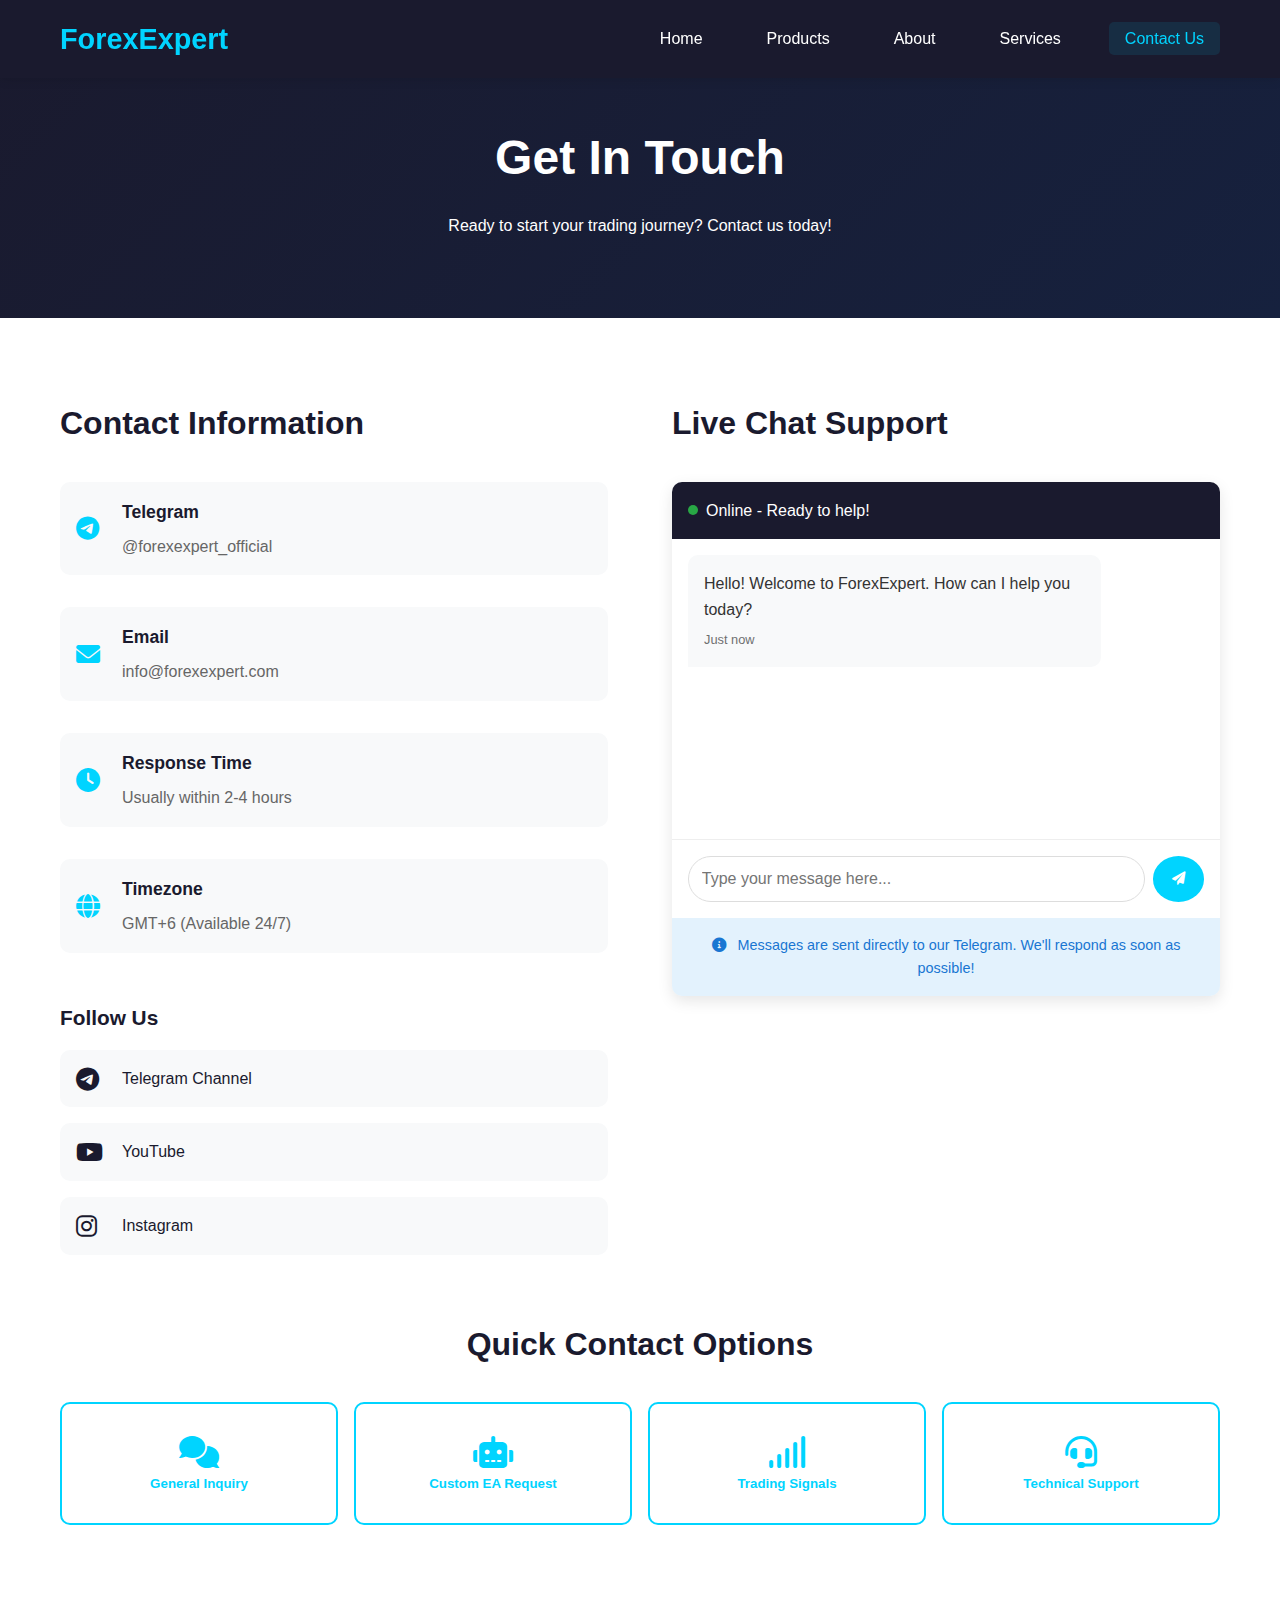
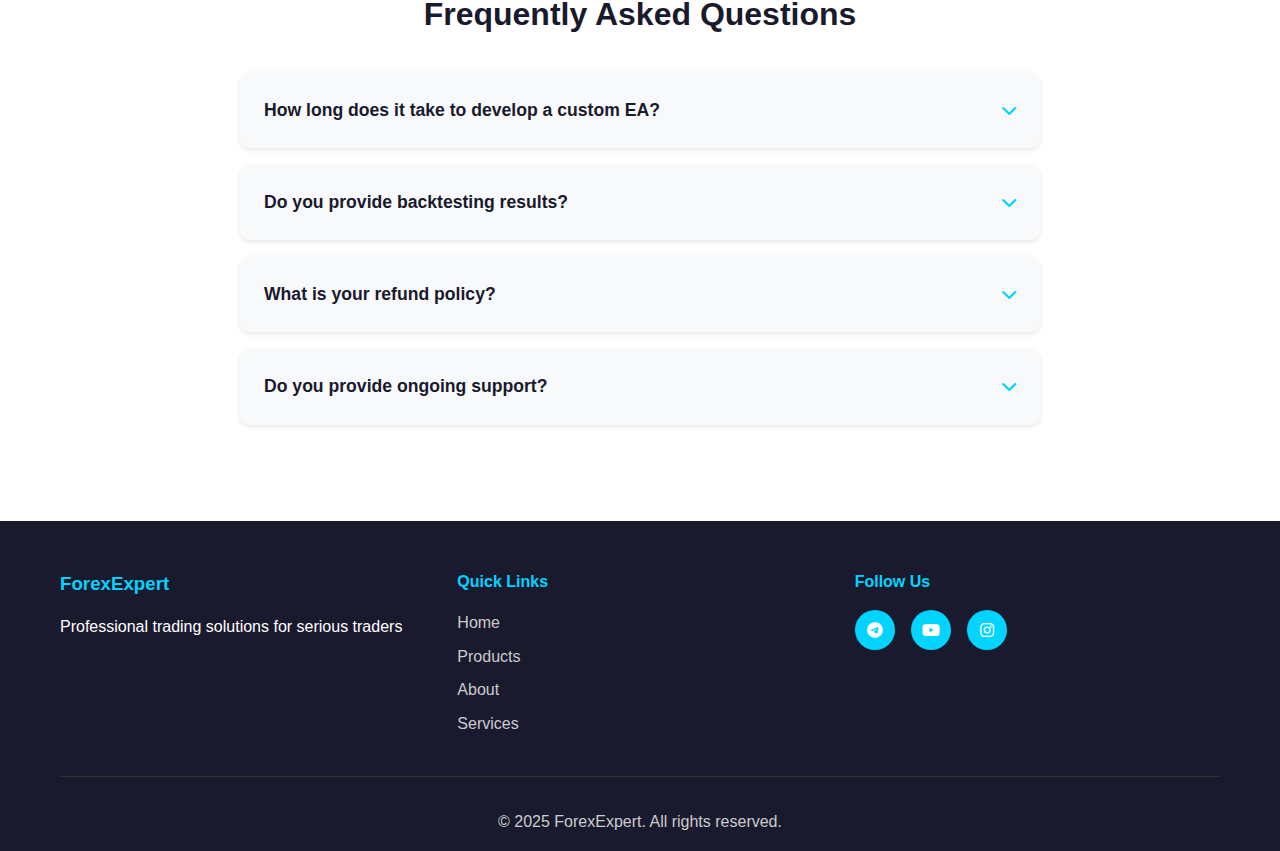
<file: contact.html>
<!DOCTYPE html>
<html lang="en">
<head>
    <meta charset="UTF-8">
    <meta name="viewport" content="width=device-width, initial-scale=1.0">
    <title>Forex Expert - Contact Us</title>
    <link rel="stylesheet" href="styles.css">
    <link href="https://cdnjs.cloudflare.com/ajax/libs/font-awesome/6.0.0/css/all.min.css" rel="stylesheet">
</head>
<body>
    <nav class="navbar">
        <div class="nav-container">
            <div class="nav-logo">
                <h2>ForexExpert</h2>
            </div>
            <ul class="nav-menu">
                <li class="nav-item">
                    <a href="index.html" class="nav-link">Home</a>
                </li>
                <li class="nav-item">
                    <a href="products.html" class="nav-link">Products</a>
                </li>
                <li class="nav-item">
                    <a href="about.html" class="nav-link">About</a>
                </li>
                <li class="nav-item">
                    <a href="services.html" class="nav-link">Services</a>
                </li>
                <li class="nav-item">
                    <a href="contact.html" class="nav-link active">Contact Us</a>
                </li>
            </ul>
            <div class="hamburger">
                <span class="bar"></span>
                <span class="bar"></span>
                <span class="bar"></span>
            </div>
        </div>
    </nav>

    <main>
        <section class="contact-hero">
            <div class="container">
                <h1>Get In Touch</h1>
                <p>Ready to start your trading journey? Contact us today!</p>
            </div>
        </section>

        <section class="contact-content">
            <div class="container">
                <div class="contact-grid">
                    <div class="contact-info">
                        <h2>Contact Information</h2>
                        <div class="contact-item">
                            <i class="fab fa-telegram"></i>
                            <div>
                                <h3>Telegram</h3>
                                <p>@forexexpert_official</p>
                            </div>
                        </div>
                        <div class="contact-item">
                            <i class="fas fa-envelope"></i>
                            <div>
                                <h3>Email</h3>
                                <p>info@forexexpert.com</p>
                            </div>
                        </div>
                        <div class="contact-item">
                            <i class="fas fa-clock"></i>
                            <div>
                                <h3>Response Time</h3>
                                <p>Usually within 2-4 hours</p>
                            </div>
                        </div>
                        <div class="contact-item">
                            <i class="fas fa-globe"></i>
                            <div>
                                <h3>Timezone</h3>
                                <p>GMT+6 (Available 24/7)</p>
                            </div>
                        </div>

                        <div class="social-contact">
                            <h3>Follow Us</h3>
                            <div class="social-links-large">
                                <a href="#" class="social-link">
                                    <i class="fab fa-telegram"></i>
                                    <span>Telegram Channel</span>
                                </a>
                                <a href="#" class="social-link">
                                    <i class="fab fa-youtube"></i>
                                    <span>YouTube</span>
                                </a>
                                <a href="#" class="social-link">
                                    <i class="fab fa-instagram"></i>
                                    <span>Instagram</span>
                                </a>
                            </div>
                        </div>
                    </div>

                    <div class="chat-section">
                        <h2>Live Chat Support</h2>
                        <div class="chat-container">
                            <div class="chat-header">
                                <div class="chat-status">
                                    <div class="status-indicator online"></div>
                                    <span>Online - Ready to help!</span>
                                </div>
                            </div>
                            <div class="chat-messages" id="chatMessages">
                                <div class="message bot-message">
                                    <div class="message-content">
                                        <p>Hello! Welcome to ForexExpert. How can I help you today?</p>
                                        <span class="message-time">Just now</span>
                                    </div>
                                </div>
                            </div>
                            <div class="chat-input-container">
                                <input type="text" id="chatInput" placeholder="Type your message here..." maxlength="500">
                                <button id="sendButton" onclick="sendMessage()">
                                    <i class="fas fa-paper-plane"></i>
                                </button>
                            </div>
                            <div class="chat-info">
                                <p><i class="fas fa-info-circle"></i> Messages are sent directly to our Telegram. We'll respond as soon as possible!</p>
                            </div>
                        </div>
                    </div>
                </div>

                <div class="quick-contact">
                    <h2>Quick Contact Options</h2>
                    <div class="quick-options">
                        <button class="quick-btn" onclick="quickContact('general')">
                            <i class="fas fa-comments"></i>
                            <span>General Inquiry</span>
                        </button>
                        <button class="quick-btn" onclick="quickContact('custom-ea')">
                            <i class="fas fa-robot"></i>
                            <span>Custom EA Request</span>
                        </button>
                        <button class="quick-btn" onclick="quickContact('signals')">
                            <i class="fas fa-signal"></i>
                            <span>Trading Signals</span>
                        </button>
                        <button class="quick-btn" onclick="quickContact('support')">
                            <i class="fas fa-headset"></i>
                            <span>Technical Support</span>
                        </button>
                    </div>
                </div>

                <div class="faq-section">
                    <h2>Frequently Asked Questions</h2>
                    <div class="faq-container">
                        <div class="faq-item">
                            <div class="faq-question" onclick="toggleFaq(this)">
                                <h3>How long does it take to develop a custom EA?</h3>
                                <i class="fas fa-chevron-down"></i>
                            </div>
                            <div class="faq-answer">
                                <p>Custom EA development typically takes 5-10 business days depending on complexity. Simple strategies can be completed in 3-5 days, while complex multi-strategy EAs may take up to 2 weeks.</p>
                            </div>
                        </div>
                        <div class="faq-item">
                            <div class="faq-question" onclick="toggleFaq(this)">
                                <h3>Do you provide backtesting results?</h3>
                                <i class="fas fa-chevron-down"></i>
                            </div>
                            <div class="faq-answer">
                                <p>Yes, all our EAs come with comprehensive backtesting results covering multiple timeframes and market conditions. We also provide optimization reports and forward testing data when available.</p>
                            </div>
                        </div>
                        <div class="faq-item">
                            <div class="faq-question" onclick="toggleFaq(this)">
                                <h3>What is your refund policy?</h3>
                                <i class="fas fa-chevron-down"></i>
                            </div>
                            <div class="faq-answer">
                                <p>We offer a 30-day money-back guarantee on all our products. If you're not satisfied with the performance, contact us within 30 days for a full refund.</p>
                            </div>
                        </div>
                        <div class="faq-item">
                            <div class="faq-question" onclick="toggleFaq(this)">
                                <h3>Do you provide ongoing support?</h3>
                                <i class="fas fa-chevron-down"></i>
                            </div>
                            <div class="faq-answer">
                                <p>Yes, we provide 30 days of free support with every purchase. Extended support packages are also available for long-term assistance.</p>
                            </div>
                        </div>
                    </div>
                </div>
            </div>
        </section>
    </main>

    <footer class="footer">
        <div class="container">
            <div class="footer-content">
                <div class="footer-section">
                    <h3>ForexExpert</h3>
                    <p>Professional trading solutions for serious traders</p>
                </div>
                <div class="footer-section">
                    <h4>Quick Links</h4>
                    <ul>
                        <li><a href="index.html">Home</a></li>
                        <li><a href="products.html">Products</a></li>
                        <li><a href="about.html">About</a></li>
                        <li><a href="services.html">Services</a></li>
                    </ul>
                </div>
                <div class="footer-section">
                    <h4>Follow Us</h4>
                    <div class="social-links">
                        <a href="#"><i class="fab fa-telegram"></i></a>
                        <a href="#"><i class="fab fa-youtube"></i></a>
                        <a href="#"><i class="fab fa-instagram"></i></a>
                    </div>
                </div>
            </div>
            <div class="footer-bottom">
                <p>&copy; 2025 ForexExpert. All rights reserved.</p>
            </div>
        </div>
    </footer>

    <script src="script.js"></script>
</body>
</html>
</file>
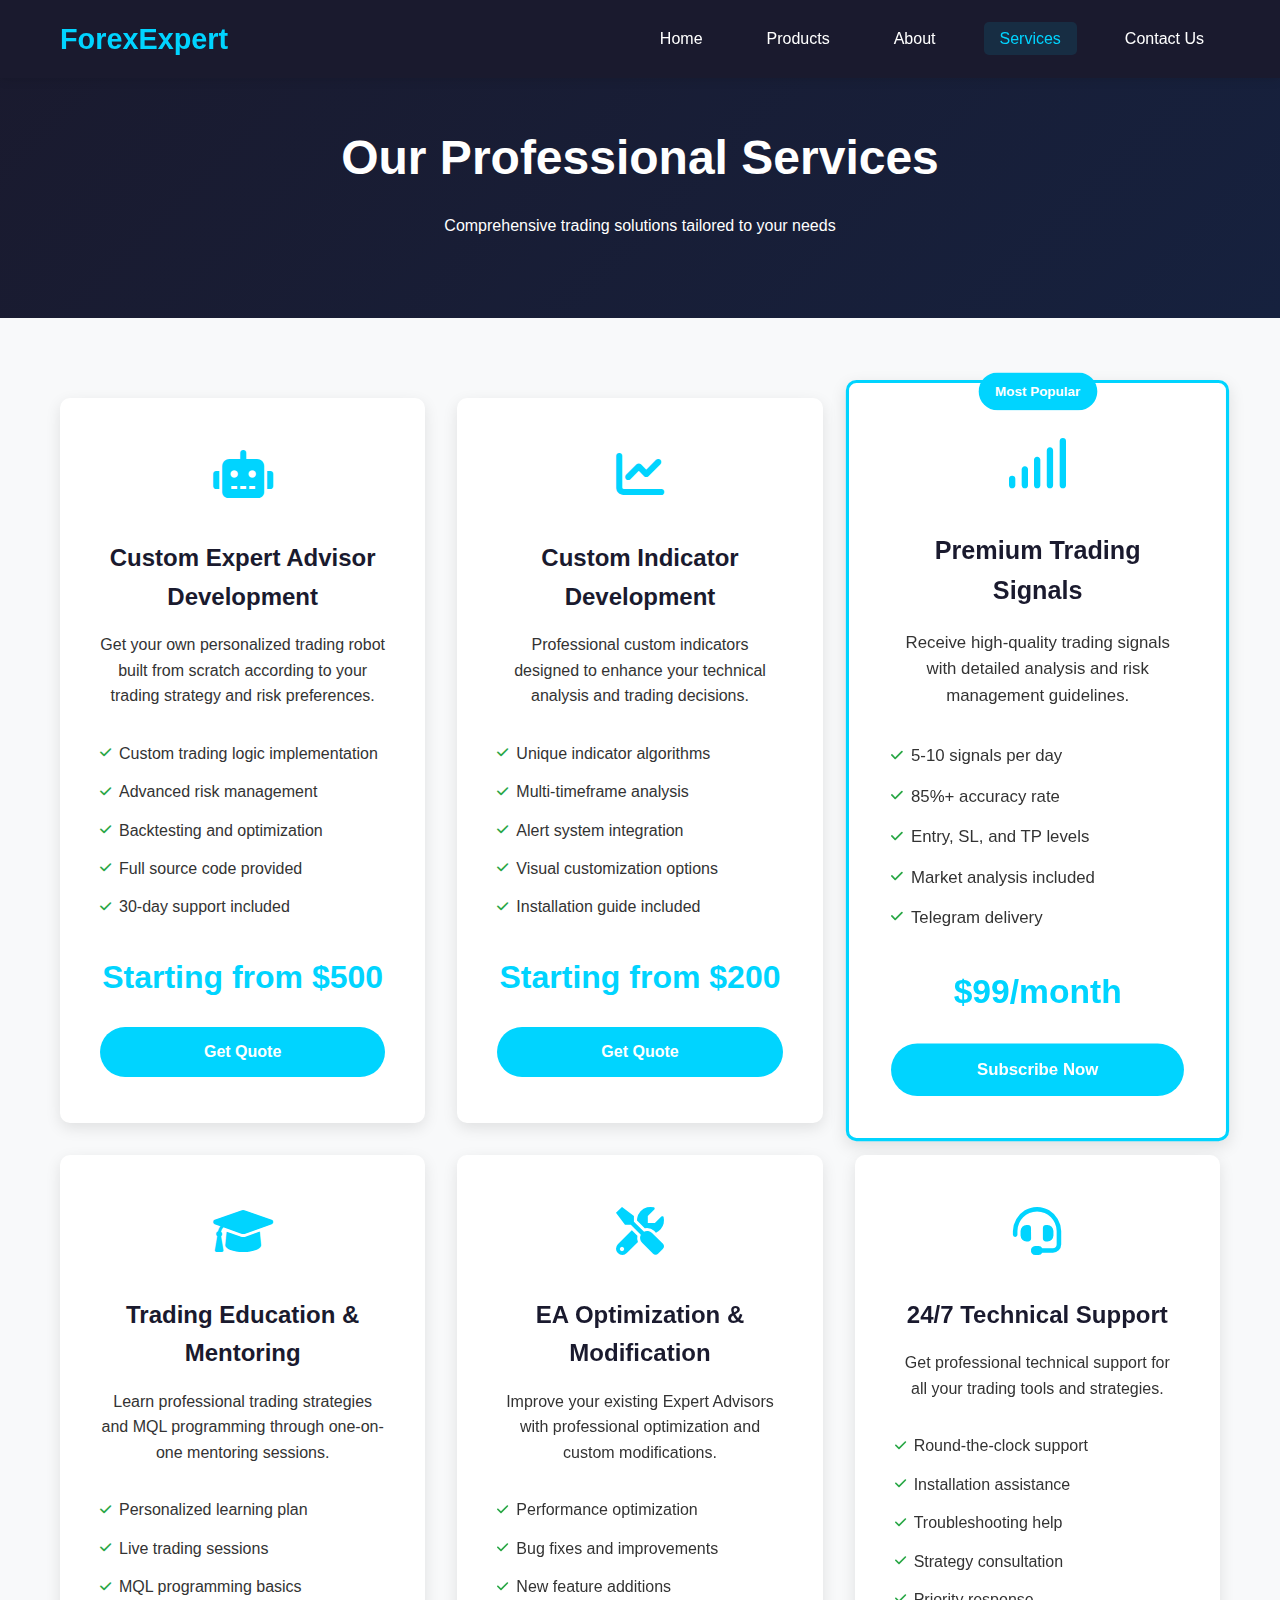
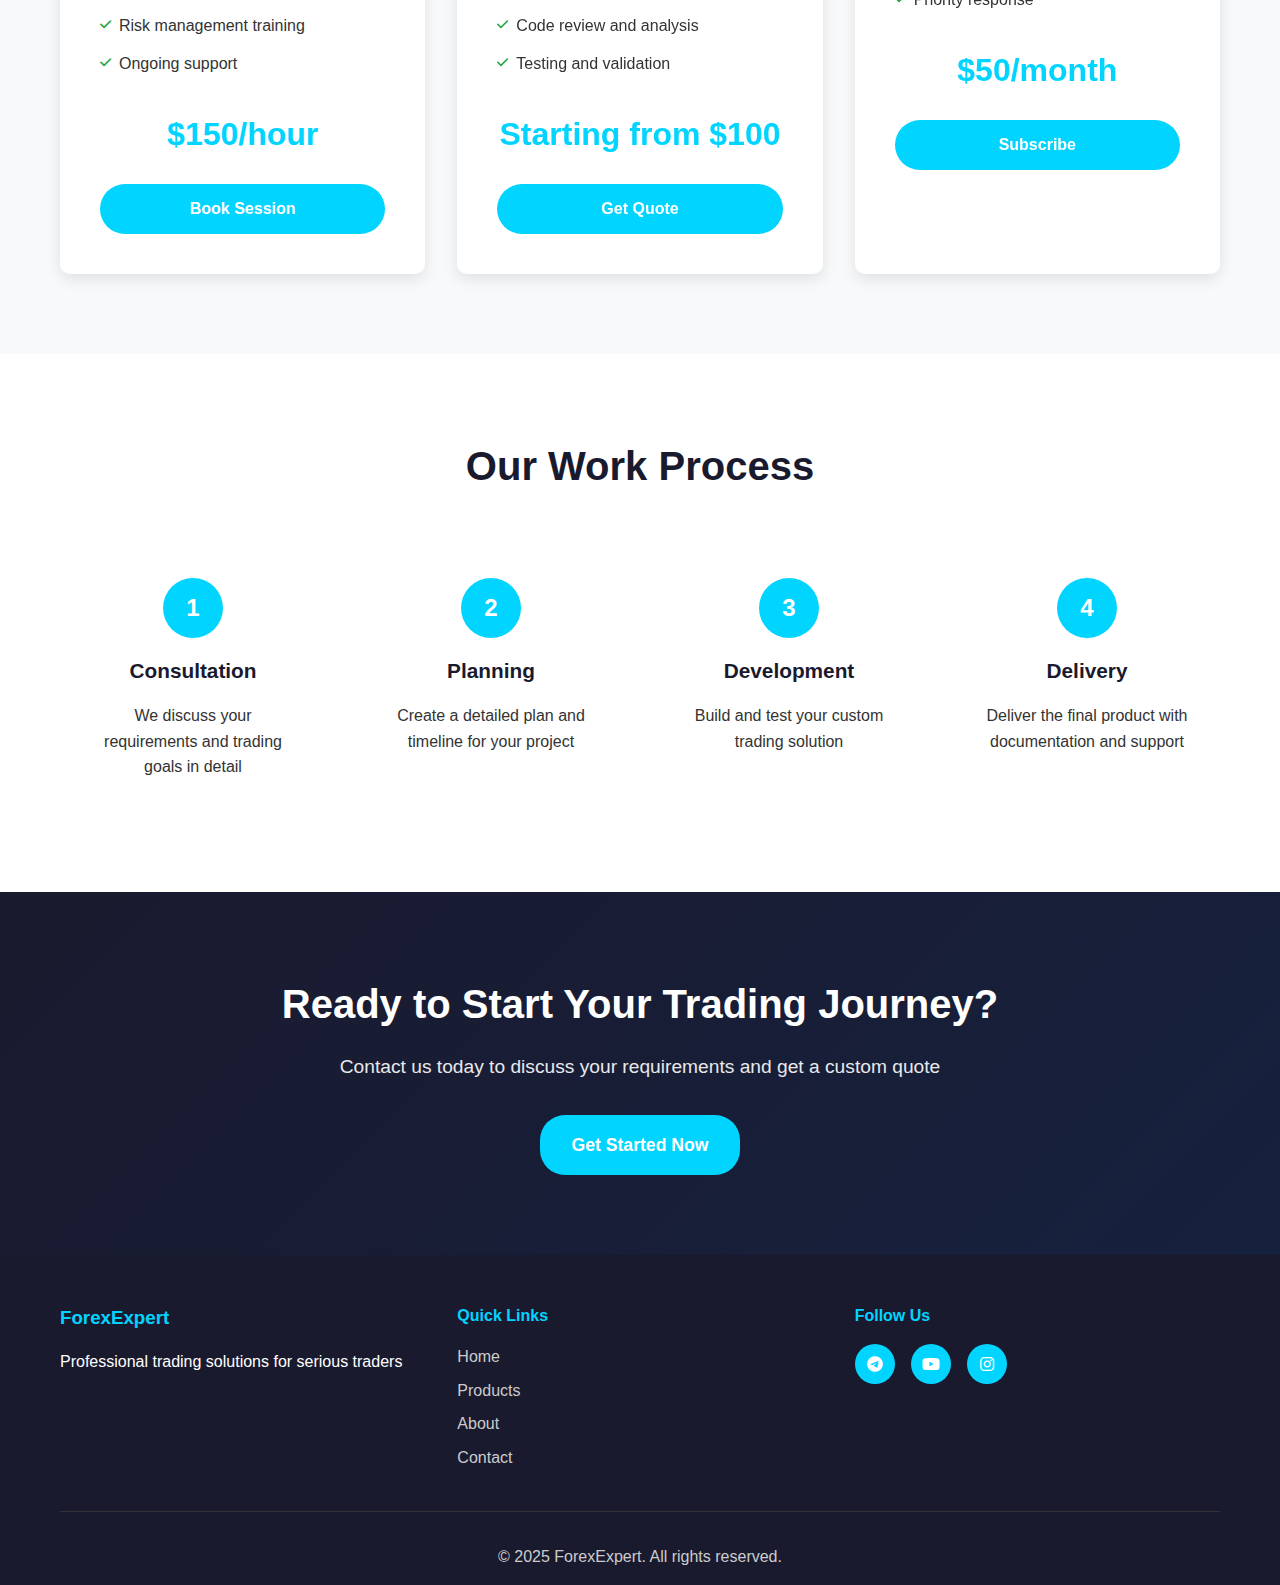
<file: services.html>
<!DOCTYPE html>
<html lang="en">
<head>
    <meta charset="UTF-8">
    <meta name="viewport" content="width=device-width, initial-scale=1.0">
    <title>Forex Expert - Services</title>
    <link rel="stylesheet" href="styles.css">
    <link href="https://cdnjs.cloudflare.com/ajax/libs/font-awesome/6.0.0/css/all.min.css" rel="stylesheet">
</head>
<body>
    <nav class="navbar">
        <div class="nav-container">
            <div class="nav-logo">
                <h2>ForexExpert</h2>
            </div>
            <ul class="nav-menu">
                <li class="nav-item">
                    <a href="index.html" class="nav-link">Home</a>
                </li>
                <li class="nav-item">
                    <a href="products.html" class="nav-link">Products</a>
                </li>
                <li class="nav-item">
                    <a href="about.html" class="nav-link">About</a>
                </li>
                <li class="nav-item">
                    <a href="services.html" class="nav-link active">Services</a>
                </li>
                <li class="nav-item">
                    <a href="contact.html" class="nav-link">Contact Us</a>
                </li>
            </ul>
            <div class="hamburger">
                <span class="bar"></span>
                <span class="bar"></span>
                <span class="bar"></span>
            </div>
        </div>
    </nav>

    <main>
        <section class="services-hero">
            <div class="container">
                <h1>Our Professional Services</h1>
                <p>Comprehensive trading solutions tailored to your needs</p>
            </div>
        </section>

        <section class="services-grid">
            <div class="container">
                <div class="services-container">
                    <div class="service-card">
                        <div class="service-icon">
                            <i class="fas fa-robot"></i>
                        </div>
                        <h3>Custom Expert Advisor Development</h3>
                        <p>Get your own personalized trading robot built from scratch according to your trading strategy and risk preferences.</p>
                        <ul class="service-features">
                            <li><i class="fas fa-check"></i> Custom trading logic implementation</li>
                            <li><i class="fas fa-check"></i> Advanced risk management</li>
                            <li><i class="fas fa-check"></i> Backtesting and optimization</li>
                            <li><i class="fas fa-check"></i> Full source code provided</li>
                            <li><i class="fas fa-check"></i> 30-day support included</li>
                        </ul>
                        <div class="service-price">Starting from $500</div>
                        <button class="service-btn" onclick="contactService('custom-ea')">Get Quote</button>
                    </div>

                    <div class="service-card">
                        <div class="service-icon">
                            <i class="fas fa-chart-line"></i>
                        </div>
                        <h3>Custom Indicator Development</h3>
                        <p>Professional custom indicators designed to enhance your technical analysis and trading decisions.</p>
                        <ul class="service-features">
                            <li><i class="fas fa-check"></i> Unique indicator algorithms</li>
                            <li><i class="fas fa-check"></i> Multi-timeframe analysis</li>
                            <li><i class="fas fa-check"></i> Alert system integration</li>
                            <li><i class="fas fa-check"></i> Visual customization options</li>
                            <li><i class="fas fa-check"></i> Installation guide included</li>
                        </ul>
                        <div class="service-price">Starting from $200</div>
                        <button class="service-btn" onclick="contactService('custom-indicator')">Get Quote</button>
                    </div>

                    <div class="service-card featured">
                        <div class="service-badge">Most Popular</div>
                        <div class="service-icon">
                            <i class="fas fa-signal"></i>
                        </div>
                        <h3>Premium Trading Signals</h3>
                        <p>Receive high-quality trading signals with detailed analysis and risk management guidelines.</p>
                        <ul class="service-features">
                            <li><i class="fas fa-check"></i> 5-10 signals per day</li>
                            <li><i class="fas fa-check"></i> 85%+ accuracy rate</li>
                            <li><i class="fas fa-check"></i> Entry, SL, and TP levels</li>
                            <li><i class="fas fa-check"></i> Market analysis included</li>
                            <li><i class="fas fa-check"></i> Telegram delivery</li>
                        </ul>
                        <div class="service-price">$99/month</div>
                        <button class="service-btn" onclick="contactService('signals')">Subscribe Now</button>
                    </div>

                    <div class="service-card">
                        <div class="service-icon">
                            <i class="fas fa-graduation-cap"></i>
                        </div>
                        <h3>Trading Education & Mentoring</h3>
                        <p>Learn professional trading strategies and MQL programming through one-on-one mentoring sessions.</p>
                        <ul class="service-features">
                            <li><i class="fas fa-check"></i> Personalized learning plan</li>
                            <li><i class="fas fa-check"></i> Live trading sessions</li>
                            <li><i class="fas fa-check"></i> MQL programming basics</li>
                            <li><i class="fas fa-check"></i> Risk management training</li>
                            <li><i class="fas fa-check"></i> Ongoing support</li>
                        </ul>
                        <div class="service-price">$150/hour</div>
                        <button class="service-btn" onclick="contactService('mentoring')">Book Session</button>
                    </div>

                    <div class="service-card">
                        <div class="service-icon">
                            <i class="fas fa-tools"></i>
                        </div>
                        <h3>EA Optimization & Modification</h3>
                        <p>Improve your existing Expert Advisors with professional optimization and custom modifications.</p>
                        <ul class="service-features">
                            <li><i class="fas fa-check"></i> Performance optimization</li>
                            <li><i class="fas fa-check"></i> Bug fixes and improvements</li>
                            <li><i class="fas fa-check"></i> New feature additions</li>
                            <li><i class="fas fa-check"></i> Code review and analysis</li>
                            <li><i class="fas fa-check"></i> Testing and validation</li>
                        </ul>
                        <div class="service-price">Starting from $100</div>
                        <button class="service-btn" onclick="contactService('optimization')">Get Quote</button>
                    </div>

                    <div class="service-card">
                        <div class="service-icon">
                            <i class="fas fa-headset"></i>
                        </div>
                        <h3>24/7 Technical Support</h3>
                        <p>Get professional technical support for all your trading tools and strategies.</p>
                        <ul class="service-features">
                            <li><i class="fas fa-check"></i> Round-the-clock support</li>
                            <li><i class="fas fa-check"></i> Installation assistance</li>
                            <li><i class="fas fa-check"></i> Troubleshooting help</li>
                            <li><i class="fas fa-check"></i> Strategy consultation</li>
                            <li><i class="fas fa-check"></i> Priority response</li>
                        </ul>
                        <div class="service-price">$50/month</div>
                        <button class="service-btn" onclick="contactService('support')">Subscribe</button>
                    </div>
                </div>
            </div>
        </section>

        <section class="process">
            <div class="container">
                <h2>Our Work Process</h2>
                <div class="process-steps">
                    <div class="process-step">
                        <div class="step-number">1</div>
                        <h3>Consultation</h3>
                        <p>We discuss your requirements and trading goals in detail</p>
                    </div>
                    <div class="process-step">
                        <div class="step-number">2</div>
                        <h3>Planning</h3>
                        <p>Create a detailed plan and timeline for your project</p>
                    </div>
                    <div class="process-step">
                        <div class="step-number">3</div>
                        <h3>Development</h3>
                        <p>Build and test your custom trading solution</p>
                    </div>
                    <div class="process-step">
                        <div class="step-number">4</div>
                        <h3>Delivery</h3>
                        <p>Deliver the final product with documentation and support</p>
                    </div>
                </div>
            </div>
        </section>

        <section class="cta-section">
            <div class="container">
                <div class="cta-content">
                    <h2>Ready to Start Your Trading Journey?</h2>
                    <p>Contact us today to discuss your requirements and get a custom quote</p>
                    <a href="contact.html" class="cta-button">Get Started Now</a>
                </div>
            </div>
        </section>
    </main>

    <footer class="footer">
        <div class="container">
            <div class="footer-content">
                <div class="footer-section">
                    <h3>ForexExpert</h3>
                    <p>Professional trading solutions for serious traders</p>
                </div>
                <div class="footer-section">
                    <h4>Quick Links</h4>
                    <ul>
                        <li><a href="index.html">Home</a></li>
                        <li><a href="products.html">Products</a></li>
                        <li><a href="about.html">About</a></li>
                        <li><a href="contact.html">Contact</a></li>
                    </ul>
                </div>
                <div class="footer-section">
                    <h4>Follow Us</h4>
                    <div class="social-links">
                        <a href="#"><i class="fab fa-telegram"></i></a>
                        <a href="#"><i class="fab fa-youtube"></i></a>
                        <a href="#"><i class="fab fa-instagram"></i></a>
                    </div>
                </div>
            </div>
            <div class="footer-bottom">
                <p>&copy; 2025 ForexExpert. All rights reserved.</p>
            </div>
        </div>
    </footer>

    <script src="script.js"></script>
</body>
</html>
</file>
<file: styles.css>
* {
  margin: 0;
  padding: 0;
  box-sizing: border-box;
}

body {
  font-family: "Segoe UI", Tahoma, Geneva, Verdana, sans-serif;
  line-height: 1.6;
  color: #333;
  background-color: #f8f9fa;
}

.container {
  max-width: 1200px;
  margin: 0 auto;
  padding: 0 20px;
}

/* Navigation */
.navbar {
  background: #1a1a2e;
  padding: 1rem 0;
  position: fixed;
  top: 0;
  width: 100%;
  z-index: 1000;
  box-shadow: 0 2px 10px rgba(0, 0, 0, 0.1);
}

.nav-container {
  max-width: 1200px;
  margin: 0 auto;
  padding: 0 20px;
  display: flex;
  justify-content: space-between;
  align-items: center;
}

.nav-logo h2 {
  color: #00d4ff;
  font-size: 1.8rem;
  font-weight: bold;
}

.nav-menu {
  display: flex;
  list-style: none;
  gap: 2rem;
}

.nav-link {
  color: #fff;
  text-decoration: none;
  font-weight: 500;
  transition: color 0.3s ease;
  padding: 0.5rem 1rem;
  border-radius: 5px;
}

.nav-link:hover,
.nav-link.active {
  color: #00d4ff;
  background: rgba(0, 212, 255, 0.1);
}

.hamburger {
  display: none;
  flex-direction: column;
  cursor: pointer;
}

.bar {
  width: 25px;
  height: 3px;
  background: #fff;
  margin: 3px 0;
  transition: 0.3s;
}

/* Hero Section */
.hero {
  background: linear-gradient(135deg, #1a1a2e 0%, #16213e 100%);
  color: white;
  padding: 120px 0 80px;
  text-align: center;
}

.hero-content h1 {
  font-size: 3.5rem;
  margin-bottom: 1rem;
  font-weight: 700;
}

.hero-content p {
  font-size: 1.3rem;
  margin-bottom: 3rem;
  opacity: 0.9;
}

.hero-stats {
  display: flex;
  justify-content: center;
  gap: 4rem;
  margin-top: 3rem;
}

.stat {
  text-align: center;
}

.stat h3 {
  font-size: 2.5rem;
  color: #00d4ff;
  margin-bottom: 0.5rem;
}

.stat p {
  font-size: 1.1rem;
  opacity: 0.8;
}

/* About Preview */
.about-preview {
  padding: 80px 0;
  background: white;
}

.about-preview h2 {
  text-align: center;
  font-size: 2.5rem;
  margin-bottom: 3rem;
  color: #1a1a2e;
}

.about-grid {
  display: grid;
  grid-template-columns: 1fr 1fr;
  gap: 4rem;
  align-items: center;
}

.about-text h3 {
  font-size: 2rem;
  margin-bottom: 1rem;
  color: #1a1a2e;
}

.about-text p {
  font-size: 1.1rem;
  margin-bottom: 2rem;
  line-height: 1.8;
}

.about-text ul {
  list-style: none;
}

.about-text li {
  margin-bottom: 1rem;
  font-size: 1.1rem;
  display: flex;
  align-items: center;
  gap: 1rem;
}

.about-text li i {
  color: #00d4ff;
  font-size: 1.2rem;
}

.about-image img {
  width: 100%;
  border-radius: 10px;
  box-shadow: 0 10px 30px rgba(0, 0, 0, 0.1);
}

/* Performance Section */
.performance {
  padding: 80px 0;
  background: #f8f9fa;
}

.performance h2 {
  text-align: center;
  font-size: 2.5rem;
  margin-bottom: 3rem;
  color: #1a1a2e;
}

.performance-grid {
  display: grid;
  grid-template-columns: repeat(auto-fit, minmax(300px, 1fr));
  gap: 2rem;
}

.performance-card {
  background: white;
  padding: 2rem;
  border-radius: 10px;
  box-shadow: 0 5px 15px rgba(0, 0, 0, 0.1);
  text-align: center;
}

.performance-card h3 {
  font-size: 1.5rem;
  margin-bottom: 1.5rem;
  color: #1a1a2e;
}

.performance-stats {
  display: flex;
  flex-direction: column;
  gap: 1rem;
}

.stat-item {
  display: flex;
  justify-content: space-between;
  align-items: center;
  padding: 0.5rem 0;
  border-bottom: 1px solid #eee;
}

.stat-item:last-child {
  border-bottom: none;
}

.label {
  font-weight: 600;
  color: #666;
}

.value {
  font-weight: bold;
  font-size: 1.1rem;
}

.value.positive {
  color: #28a745;
}

/* History/Timeline */
.history {
  padding: 80px 0;
  background: white;
}

.history h2 {
  text-align: center;
  font-size: 2.5rem;
  margin-bottom: 3rem;
  color: #1a1a2e;
}

.timeline {
  position: relative;
  max-width: 800px;
  margin: 0 auto;
}

.timeline::before {
  content: "";
  position: absolute;
  left: 50%;
  top: 0;
  bottom: 0;
  width: 2px;
  background: #00d4ff;
  transform: translateX(-50%);
}

.timeline-item {
  display: flex;
  align-items: center;
  margin-bottom: 3rem;
  position: relative;
}

.timeline-item:nth-child(odd) {
  flex-direction: row;
}

.timeline-item:nth-child(even) {
  flex-direction: row-reverse;
}

.timeline-year {
  background: #00d4ff;
  color: white;
  padding: 1rem 1.5rem;
  border-radius: 50px;
  font-weight: bold;
  font-size: 1.2rem;
  min-width: 80px;
  text-align: center;
  position: relative;
  z-index: 2;
}

.timeline-content {
  background: white;
  padding: 2rem;
  border-radius: 10px;
  box-shadow: 0 5px 15px rgba(0, 0, 0, 0.1);
  margin: 0 2rem;
  flex: 1;
}

.timeline-content h3 {
  font-size: 1.3rem;
  margin-bottom: 0.5rem;
  color: #1a1a2e;
}

.timeline-content p {
  color: #666;
  line-height: 1.6;
}

/* Products Page */
.products-hero {
  background: linear-gradient(135deg, #1a1a2e 0%, #16213e 100%);
  color: white;
  padding: 120px 0 80px;
  text-align: center;
}

.products-hero h1 {
  font-size: 3rem;
  margin-bottom: 1rem;
}

.products-filter {
  background: white;
  padding: 2rem 0;
  border-bottom: 1px solid #eee;
}

.filter-tabs {
  display: flex;
  justify-content: center;
  gap: 1rem;
}

.filter-btn {
  background: transparent;
  border: 2px solid #00d4ff;
  color: #00d4ff;
  padding: 0.8rem 2rem;
  border-radius: 25px;
  cursor: pointer;
  font-weight: 600;
  transition: all 0.3s ease;
}

.filter-btn.active,
.filter-btn:hover {
  background: #00d4ff;
  color: white;
}

.products-grid {
  padding: 4rem 0;
  background: #f8f9fa;
}

.products-container {
  display: grid;
  grid-template-columns: repeat(auto-fit, minmax(350px, 1fr));
  gap: 2rem;
}

.product-card {
  background: white;
  border-radius: 10px;
  overflow: hidden;
  box-shadow: 0 5px 15px rgba(0, 0, 0, 0.1);
  transition: transform 0.3s ease;
}

.product-card:hover {
  transform: translateY(-5px);
}

.product-image img {
  width: 100%;
  height: 200px;
  object-fit: cover;
}

.product-info {
  padding: 1.5rem;
}

.product-info h3 {
  font-size: 1.3rem;
  margin-bottom: 0.5rem;
  color: #1a1a2e;
}

.product-price {
  font-size: 1.5rem;
  font-weight: bold;
  color: #00d4ff;
  margin-bottom: 1rem;
}

.product-description {
  color: #666;
  margin-bottom: 1rem;
  line-height: 1.6;
}

.product-stats {
  display: flex;
  gap: 1rem;
  margin-bottom: 1.5rem;
  font-size: 0.9rem;
  color: #666;
}

.product-buttons {
  display: flex;
  gap: 1rem;
}

.btn-details,
.btn-download {
  flex: 1;
  padding: 0.8rem;
  border: none;
  border-radius: 5px;
  cursor: pointer;
  font-weight: 600;
  transition: all 0.3s ease;
}

.btn-details {
  background: #f8f9fa;
  color: #1a1a2e;
  border: 2px solid #1a1a2e;
}

.btn-details:hover {
  background: #1a1a2e;
  color: white;
}

.btn-download {
  background: #00d4ff;
  color: white;
}

.btn-download:hover {
  background: #0099cc;
}

/* Modal */
.modal {
  display: none;
  position: fixed;
  z-index: 2000;
  left: 0;
  top: 0;
  width: 100%;
  height: 100%;
  background-color: rgba(0, 0, 0, 0.5);
}

.modal-content {
  background-color: white;
  margin: 5% auto;
  padding: 2rem;
  border-radius: 10px;
  width: 90%;
  max-width: 800px;
  max-height: 80vh;
  overflow-y: auto;
  position: relative;
}

.close {
  position: absolute;
  right: 1rem;
  top: 1rem;
  font-size: 2rem;
  cursor: pointer;
  color: #666;
}

.close:hover {
  color: #000;
}

/* About Page */
.about-hero {
  background: linear-gradient(135deg, #1a1a2e 0%, #16213e 100%);
  color: white;
  padding: 120px 0 80px;
}

.about-hero-content {
  display: grid;
  grid-template-columns: 1fr 1fr;
  gap: 4rem;
  align-items: center;
}

.about-image-large img {
  width: 100%;
  border-radius: 10px;
  box-shadow: 0 10px 30px rgba(0, 0, 0, 0.3);
}

.about-text-large h1 {
  font-size: 3rem;
  margin-bottom: 1rem;
}

.about-text-large h2 {
  font-size: 1.5rem;
  color: #00d4ff;
  margin-bottom: 1.5rem;
}

.lead {
  font-size: 1.2rem;
  line-height: 1.8;
  opacity: 0.9;
}

.about-details {
  padding: 80px 0;
  background: white;
}

.skills-grid {
  display: grid;
  grid-template-columns: repeat(auto-fit, minmax(250px, 1fr));
  gap: 2rem;
  margin-top: 2rem;
}

.skill-item {
  text-align: center;
  padding: 2rem;
  background: #f8f9fa;
  border-radius: 10px;
}

.skill-item i {
  font-size: 3rem;
  color: #00d4ff;
  margin-bottom: 1rem;
}

.skill-item h4 {
  font-size: 1.2rem;
  margin-bottom: 1rem;
  color: #1a1a2e;
}

.stats-container {
  display: grid;
  grid-template-columns: repeat(auto-fit, minmax(150px, 1fr));
  gap: 2rem;
  margin: 2rem 0;
}

.stat-box {
  text-align: center;
  padding: 2rem;
  background: #f8f9fa;
  border-radius: 10px;
}

.stat-number {
  font-size: 3rem;
  font-weight: bold;
  color: #00d4ff;
  margin-bottom: 0.5rem;
}

.stat-label {
  color: #666;
  font-weight: 600;
}

.certifications {
  list-style: none;
  margin-top: 1rem;
}

.certifications li {
  margin-bottom: 1rem;
  display: flex;
  align-items: center;
  gap: 1rem;
}

.certifications i {
  color: #00d4ff;
}

blockquote {
  background: #f8f9fa;
  padding: 2rem;
  border-left: 4px solid #00d4ff;
  font-style: italic;
  font-size: 1.1rem;
  margin-top: 2rem;
  border-radius: 0 10px 10px 0;
}

.testimonials {
  padding: 80px 0;
  background: #f8f9fa;
}

.testimonials h2 {
  text-align: center;
  font-size: 2.5rem;
  margin-bottom: 3rem;
  color: #1a1a2e;
}

.testimonials-grid {
  display: grid;
  grid-template-columns: repeat(auto-fit, minmax(300px, 1fr));
  gap: 2rem;
}

.testimonial {
  background: white;
  padding: 2rem;
  border-radius: 10px;
  box-shadow: 0 5px 15px rgba(0, 0, 0, 0.1);
}

.testimonial-content p {
  font-style: italic;
  margin-bottom: 1.5rem;
  line-height: 1.8;
}

.testimonial-author strong {
  color: #1a1a2e;
  font-size: 1.1rem;
}

.testimonial-author span {
  color: #666;
  font-size: 0.9rem;
}

/* Services Page */
.services-hero {
  background: linear-gradient(135deg, #1a1a2e 0%, #16213e 100%);
  color: white;
  padding: 120px 0 80px;
  text-align: center;
}

.services-hero h1 {
  font-size: 3rem;
  margin-bottom: 1rem;
}

.services-grid {
  padding: 80px 0;
  background: #f8f9fa;
}

.services-container {
  display: grid;
  grid-template-columns: repeat(auto-fit, minmax(350px, 1fr));
  gap: 2rem;
}

.service-card {
  background: white;
  padding: 2.5rem;
  border-radius: 10px;
  box-shadow: 0 5px 15px rgba(0, 0, 0, 0.1);
  text-align: center;
  position: relative;
  transition: transform 0.3s ease;
}

.service-card:hover {
  transform: translateY(-5px);
}

.service-card.featured {
  border: 3px solid #00d4ff;
  transform: scale(1.05);
}

.service-badge {
  position: absolute;
  top: -10px;
  left: 50%;
  transform: translateX(-50%);
  background: #00d4ff;
  color: white;
  padding: 0.5rem 1rem;
  border-radius: 20px;
  font-size: 0.8rem;
  font-weight: bold;
}

.service-icon {
  font-size: 3rem;
  color: #00d4ff;
  margin-bottom: 1.5rem;
}

.service-card h3 {
  font-size: 1.5rem;
  margin-bottom: 1rem;
  color: #1a1a2e;
}

.service-features {
  list-style: none;
  text-align: left;
  margin: 2rem 0;
}

.service-features li {
  margin-bottom: 0.8rem;
  display: flex;
  align-items: center;
  gap: 0.5rem;
}

.service-features i {
  color: #28a745;
  font-size: 0.8rem;
}

.service-price {
  font-size: 2rem;
  font-weight: bold;
  color: #00d4ff;
  margin: 1.5rem 0;
}

.service-btn {
  background: #00d4ff;
  color: white;
  border: none;
  padding: 1rem 2rem;
  border-radius: 25px;
  cursor: pointer;
  font-weight: 600;
  font-size: 1rem;
  transition: all 0.3s ease;
  width: 100%;
}

.service-btn:hover {
  background: #0099cc;
  transform: translateY(-2px);
}

.process {
  padding: 80px 0;
  background: white;
}

.process h2 {
  text-align: center;
  font-size: 2.5rem;
  margin-bottom: 3rem;
  color: #1a1a2e;
}

.process-steps {
  display: grid;
  grid-template-columns: repeat(auto-fit, minmax(250px, 1fr));
  gap: 2rem;
}

.process-step {
  text-align: center;
  padding: 2rem;
}

.step-number {
  width: 60px;
  height: 60px;
  background: #00d4ff;
  color: white;
  border-radius: 50%;
  display: flex;
  align-items: center;
  justify-content: center;
  font-size: 1.5rem;
  font-weight: bold;
  margin: 0 auto 1rem;
}

.process-step h3 {
  font-size: 1.3rem;
  margin-bottom: 1rem;
  color: #1a1a2e;
}

.cta-section {
  background: linear-gradient(135deg, #1a1a2e 0%, #16213e 100%);
  color: white;
  padding: 80px 0;
  text-align: center;
}

.cta-content h2 {
  font-size: 2.5rem;
  margin-bottom: 1rem;
}

.cta-content p {
  font-size: 1.2rem;
  margin-bottom: 2rem;
  opacity: 0.9;
}

.cta-button {
  display: inline-block;
  background: #00d4ff;
  color: white;
  padding: 1rem 2rem;
  border-radius: 25px;
  text-decoration: none;
  font-weight: 600;
  font-size: 1.1rem;
  transition: all 0.3s ease;
}

.cta-button:hover {
  background: #0099cc;
  transform: translateY(-2px);
}

/* Contact Page */
.contact-hero {
  background: linear-gradient(135deg, #1a1a2e 0%, #16213e 100%);
  color: white;
  padding: 120px 0 80px;
  text-align: center;
}

.contact-hero h1 {
  font-size: 3rem;
  margin-bottom: 1rem;
}

.contact-content {
  padding: 80px 0;
  background: white;
}

.contact-grid {
  display: grid;
  grid-template-columns: 1fr 1fr;
  gap: 4rem;
  margin-bottom: 4rem;
}

.contact-info h2 {
  font-size: 2rem;
  margin-bottom: 2rem;
  color: #1a1a2e;
}

.contact-item {
  display: flex;
  align-items: center;
  gap: 1rem;
  margin-bottom: 2rem;
  padding: 1rem;
  background: #f8f9fa;
  border-radius: 10px;
}

.contact-item i {
  font-size: 1.5rem;
  color: #00d4ff;
  width: 30px;
}

.contact-item h3 {
  font-size: 1.1rem;
  margin-bottom: 0.5rem;
  color: #1a1a2e;
}

.contact-item p {
  color: #666;
  margin: 0;
}

.social-contact {
  margin-top: 3rem;
}

.social-contact h3 {
  font-size: 1.3rem;
  margin-bottom: 1rem;
  color: #1a1a2e;
}

.social-links-large {
  display: flex;
  flex-direction: column;
  gap: 1rem;
}

.social-link {
  display: flex;
  align-items: center;
  gap: 1rem;
  padding: 1rem;
  background: #f8f9fa;
  border-radius: 10px;
  text-decoration: none;
  color: #1a1a2e;
  transition: all 0.3s ease;
}

.social-link:hover {
  background: #00d4ff;
  color: white;
}

.social-link i {
  font-size: 1.5rem;
  width: 30px;
}

/* Chat Section */
.chat-section h2 {
  font-size: 2rem;
  margin-bottom: 2rem;
  color: #1a1a2e;
}

.chat-container {
  background: #f8f9fa;
  border-radius: 10px;
  overflow: hidden;
  box-shadow: 0 5px 15px rgba(0, 0, 0, 0.1);
}

.chat-header {
  background: #1a1a2e;
  color: white;
  padding: 1rem;
  display: flex;
  align-items: center;
  gap: 1rem;
}

.chat-status {
  display: flex;
  align-items: center;
  gap: 0.5rem;
}

.status-indicator {
  width: 10px;
  height: 10px;
  border-radius: 50%;
  background: #28a745;
}

.status-indicator.online {
  animation: pulse 2s infinite;
}

@keyframes pulse {
  0% {
    opacity: 1;
  }
  50% {
    opacity: 0.5;
  }
  100% {
    opacity: 1;
  }
}

.chat-messages {
  height: 300px;
  overflow-y: auto;
  padding: 1rem;
  background: white;
}

.message {
  margin-bottom: 1rem;
}

.bot-message .message-content {
  background: #f8f9fa;
  padding: 1rem;
  border-radius: 10px 10px 10px 0;
  max-width: 80%;
}

.user-message .message-content {
  background: #00d4ff;
  color: white;
  padding: 1rem;
  border-radius: 10px 10px 0 10px;
  max-width: 80%;
  margin-left: auto;
}

.message-time {
  font-size: 0.8rem;
  opacity: 0.7;
  display: block;
  margin-top: 0.5rem;
}

.chat-input-container {
  display: flex;
  padding: 1rem;
  background: white;
  border-top: 1px solid #eee;
}

#chatInput {
  flex: 1;
  padding: 0.8rem;
  border: 1px solid #ddd;
  border-radius: 25px;
  outline: none;
  font-size: 1rem;
}

#sendButton {
  background: #00d4ff;
  color: white;
  border: none;
  padding: 0.8rem 1.2rem;
  border-radius: 50%;
  margin-left: 0.5rem;
  cursor: pointer;
  transition: all 0.3s ease;
}

#sendButton:hover {
  background: #0099cc;
}

.chat-info {
  padding: 1rem;
  background: #e3f2fd;
  font-size: 0.9rem;
  color: #1976d2;
  text-align: center;
}

.chat-info i {
  margin-right: 0.5rem;
}

/* Quick Contact */
.quick-contact {
  margin: 4rem 0;
}

.quick-contact h2 {
  text-align: center;
  font-size: 2rem;
  margin-bottom: 2rem;
  color: #1a1a2e;
}

.quick-options {
  display: grid;
  grid-template-columns: repeat(auto-fit, minmax(200px, 1fr));
  gap: 1rem;
}

.quick-btn {
  display: flex;
  flex-direction: column;
  align-items: center;
  gap: 0.5rem;
  padding: 2rem;
  background: white;
  border: 2px solid #00d4ff;
  border-radius: 10px;
  cursor: pointer;
  transition: all 0.3s ease;
  text-decoration: none;
  color: #00d4ff;
}

.quick-btn:hover {
  background: #00d4ff;
  color: white;
  transform: translateY(-2px);
}

.quick-btn i {
  font-size: 2rem;
}

.quick-btn span {
  font-weight: 600;
}

/* FAQ Section */
.faq-section {
  margin-top: 4rem;
}

.faq-section h2 {
  text-align: center;
  font-size: 2rem;
  margin-bottom: 2rem;
  color: #1a1a2e;
}

.faq-container {
  max-width: 800px;
  margin: 0 auto;
}

.faq-item {
  background: white;
  border-radius: 10px;
  margin-bottom: 1rem;
  box-shadow: 0 2px 5px rgba(0, 0, 0, 0.1);
  overflow: hidden;
}

.faq-question {
  padding: 1.5rem;
  cursor: pointer;
  display: flex;
  justify-content: space-between;
  align-items: center;
  background: #f8f9fa;
  transition: all 0.3s ease;
}

.faq-question:hover {
  background: #e9ecef;
}

.faq-question h3 {
  margin: 0;
  color: #1a1a2e;
  font-size: 1.1rem;
}

.faq-question i {
  color: #00d4ff;
  transition: transform 0.3s ease;
}

.faq-item.active .faq-question i {
  transform: rotate(180deg);
}

.faq-answer {
  padding: 0 1.5rem;
  max-height: 0;
  overflow: hidden;
  transition: all 0.3s ease;
}

.faq-item.active .faq-answer {
  padding: 1.5rem;
  max-height: 200px;
}

.faq-answer p {
  margin: 0;
  line-height: 1.6;
  color: #666;
}

/* Footer */
.footer {
  background: #1a1a2e;
  color: white;
  padding: 3rem 0 1rem;
}

.footer-content {
  display: grid;
  grid-template-columns: repeat(auto-fit, minmax(250px, 1fr));
  gap: 2rem;
  margin-bottom: 2rem;
}

.footer-section h3,
.footer-section h4 {
  margin-bottom: 1rem;
  color: #00d4ff;
}

.footer-section ul {
  list-style: none;
}

.footer-section ul li {
  margin-bottom: 0.5rem;
}

.footer-section ul li a {
  color: #ccc;
  text-decoration: none;
  transition: color 0.3s ease;
}

.footer-section ul li a:hover {
  color: #00d4ff;
}

.social-links {
  display: flex;
  gap: 1rem;
}

.social-links a {
  display: flex;
  align-items: center;
  justify-content: center;
  width: 40px;
  height: 40px;
  background: #00d4ff;
  color: white;
  border-radius: 50%;
  text-decoration: none;
  transition: all 0.3s ease;
}

.social-links a:hover {
  background: #0099cc;
  transform: translateY(-2px);
}

.footer-bottom {
  text-align: center;
  padding-top: 2rem;
  border-top: 1px solid #333;
  color: #ccc;
}

/* Responsive Design */
@media (max-width: 768px) {
  .hamburger {
    display: flex;
  }

  .nav-menu {
    position: fixed;
    left: -100%;
    top: 70px;
    flex-direction: column;
    background-color: #1a1a2e;
    width: 100%;
    text-align: center;
    transition: 0.3s;
    box-shadow: 0 10px 27px rgba(0, 0, 0, 0.05);
    padding: 2rem 0;
  }

  .nav-menu.active {
    left: 0;
  }

  .nav-menu li {
    margin: 1rem 0;
  }

  .hero-content h1 {
    font-size: 2.5rem;
  }

  .hero-stats {
    flex-direction: column;
    gap: 2rem;
  }

  .about-grid,
  .about-hero-content,
  .contact-grid {
    grid-template-columns: 1fr;
    gap: 2rem;
  }

  .timeline::before {
    left: 20px;
  }

  .timeline-item {
    flex-direction: row !important;
    padding-left: 3rem;
  }

  .timeline-year {
    position: absolute;
    left: 0;
    min-width: 60px;
    font-size: 1rem;
    padding: 0.8rem 1rem;
  }

  .timeline-content {
    margin-left: 1rem;
  }

  .products-container,
  .services-container {
    grid-template-columns: 1fr;
  }

  .filter-tabs {
    flex-wrap: wrap;
    gap: 0.5rem;
  }

  .filter-btn {
    padding: 0.6rem 1.5rem;
    font-size: 0.9rem;
  }

  .quick-options {
    grid-template-columns: repeat(2, 1fr);
  }

  .process-steps {
    grid-template-columns: 1fr;
  }
}

@media (max-width: 480px) {
  .hero-content h1 {
    font-size: 2rem;
  }

  .about-hero h1,
  .products-hero h1,
  .services-hero h1,
  .contact-hero h1 {
    font-size: 2rem;
  }

  .container {
    padding: 0 15px;
  }

  .product-buttons {
    flex-direction: column;
  }

  .quick-options {
    grid-template-columns: 1fr;
  }

  .chat-messages {
    height: 250px;
  }
}

/* Hidden class for filtering */
.hidden {
  display: none !important;
}

/* Smooth scrolling */
html {
  scroll-behavior: smooth;
}

/* Loading animation */
.loading {
  display: inline-block;
  width: 20px;
  height: 20px;
  border: 3px solid #f3f3f3;
  border-top: 3px solid #00d4ff;
  border-radius: 50%;
  animation: spin 1s linear infinite;
}

@keyframes spin {
  0% {
    transform: rotate(0deg);
  }
  100% {
    transform: rotate(360deg);
  }
}
</file>
